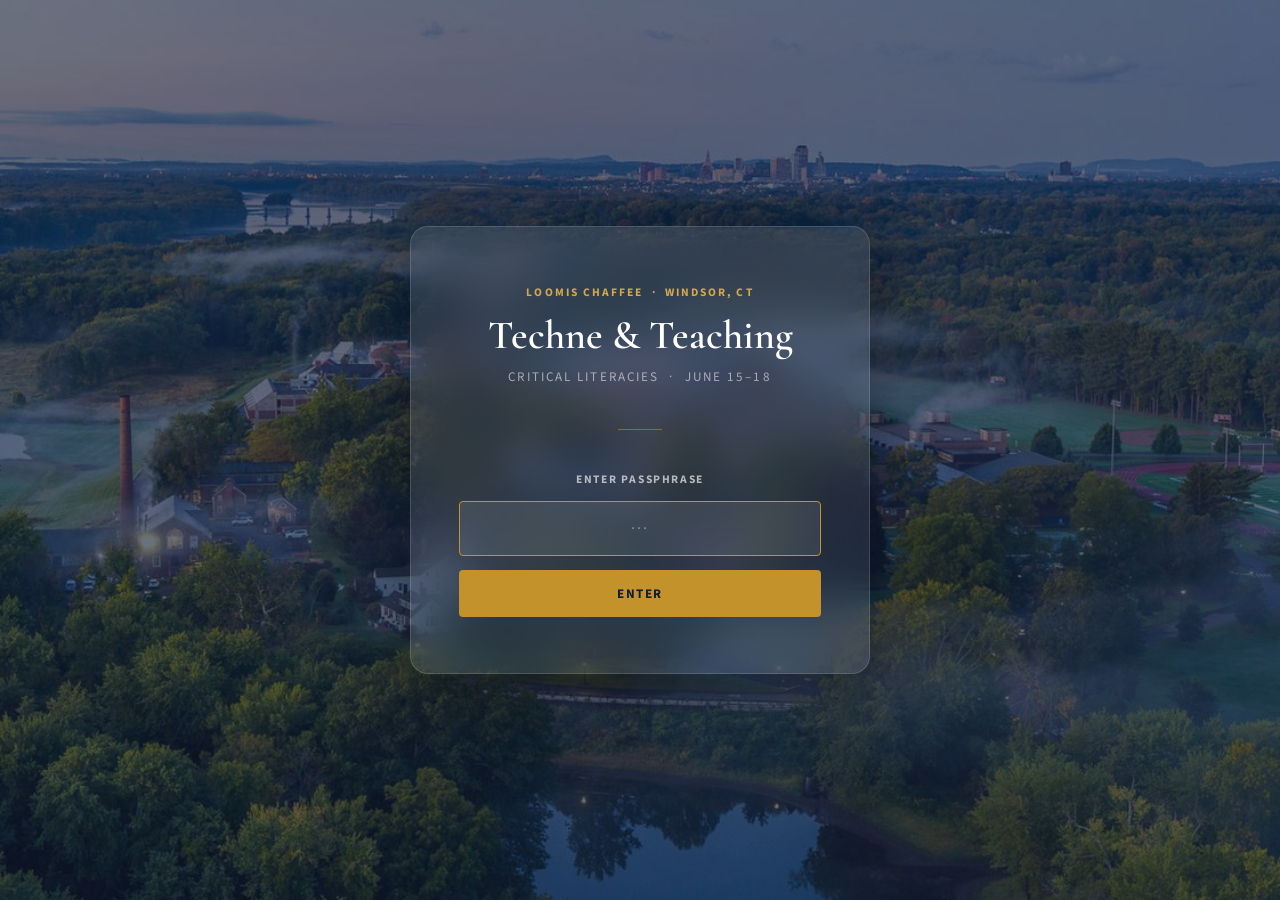
<file: index.html>
<!DOCTYPE html>
<html lang="en">
<head>
  <meta charset="UTF-8">
  <meta name="viewport" content="width=device-width, initial-scale=1.0">
  <title>Techne &amp; Teaching: Critical Literacies</title>
  <link rel="preconnect" href="https://fonts.googleapis.com">
  <link rel="preconnect" href="https://fonts.gstatic.com" crossorigin>
  <link href="https://fonts.googleapis.com/css2?family=Cormorant+Garamond:ital,wght@0,400;0,500;0,600;0,700;1,400;1,600&family=Source+Sans+3:wght@300;400;600;700&display=swap" rel="stylesheet">
  <link rel="stylesheet" href="css/style.css">
  <style>body { overflow: hidden; }</style>
</head>
<body>
  <div class="entry-page">
    <img src="aerial%20fog.jpg" alt="Loomis Chaffee campus at dawn" class="entry-bg">
    <div class="entry-overlay"></div>

    <div class="entry-card">
      <span class="eyebrow">Loomis Chaffee &nbsp;·&nbsp; Windsor, CT</span>
      <h1>Techne &amp; Teaching</h1>
      <p class="entry-subtitle">Critical Literacies &nbsp;·&nbsp; June 15–18</p>
      <div class="entry-divider"></div>

      <form id="passphrase-form" novalidate>
        <label class="passphrase-label" for="passphrase">Enter Passphrase</label>
        <input
          type="password"
          id="passphrase"
          class="passphrase-input"
          placeholder="···"
          autocomplete="current-password"
          autofocus
          spellcheck="false"
        >
        <p id="passphrase-error" class="passphrase-error">
          Incorrect passphrase — please try again.
        </p>
        <button type="submit" class="entry-btn">Enter</button>
      </form>
    </div>
  </div>

  <script>
    // Already authenticated? Skip straight to home.
    if (sessionStorage.getItem('tt_auth') === 'true') {
      window.location.replace('home.html');
    }

    var form  = document.getElementById('passphrase-form');
    var input = document.getElementById('passphrase');
    var error = document.getElementById('passphrase-error');

    form.addEventListener('submit', function (e) {
      e.preventDefault();
      if (input.value.trim().toLowerCase() === 'techne') {
        sessionStorage.setItem('tt_auth', 'true');
        window.location.replace('home.html');
      } else {
        error.classList.add('visible');
        input.value = '';
        input.focus();
      }
    });

    input.addEventListener('input', function () {
      error.classList.remove('visible');
    });
  </script>
</body>
</html>
</file>
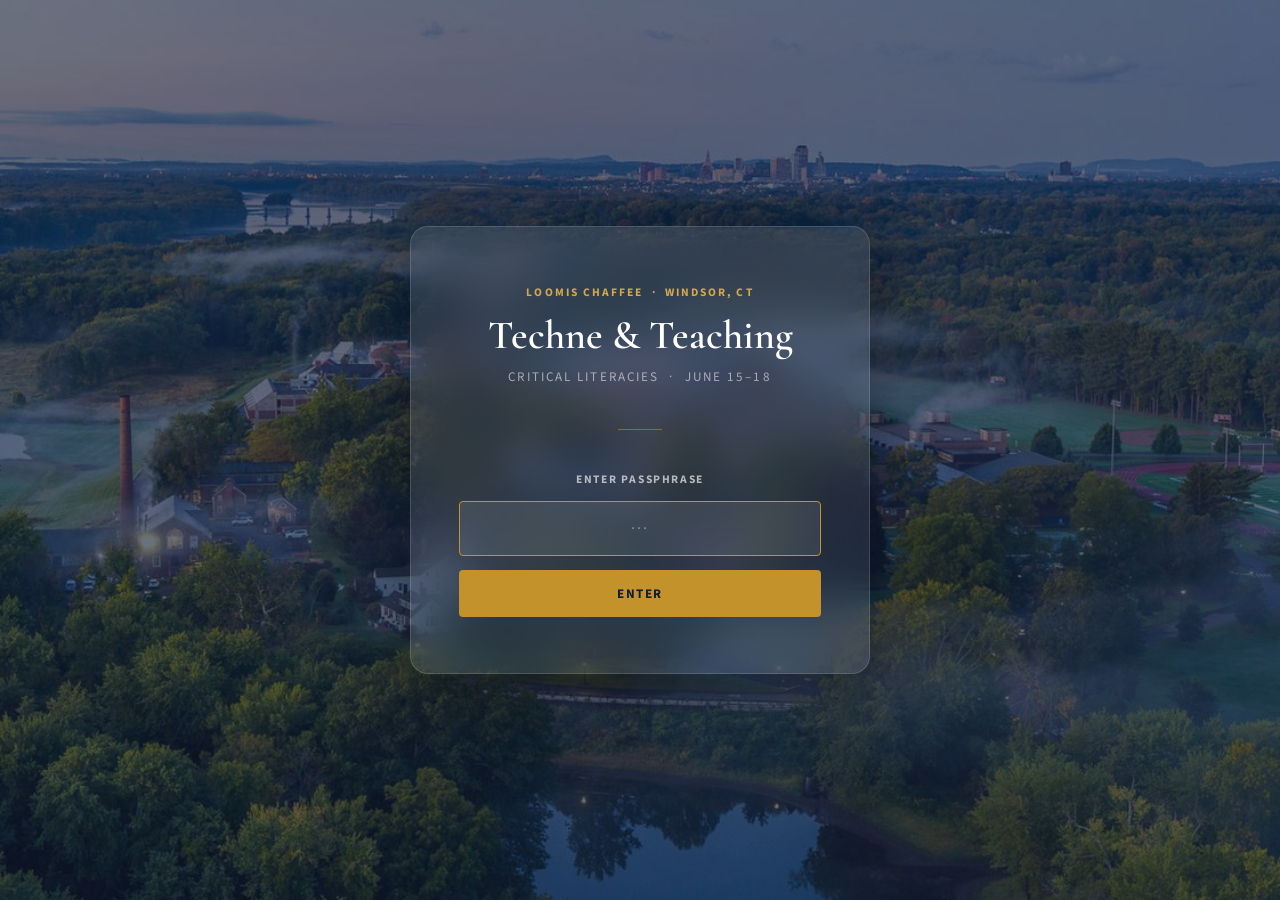
<file: campus-map.html>
<!DOCTYPE html>
<html lang="en">
<head>
  <meta charset="UTF-8">
  <meta name="viewport" content="width=device-width, initial-scale=1.0">
  <title>Campus Map | Techne &amp; Teaching: Critical Literacies</title>
  <link rel="preconnect" href="https://fonts.googleapis.com">
  <link rel="preconnect" href="https://fonts.gstatic.com" crossorigin>
  <link href="https://fonts.googleapis.com/css2?family=Cormorant+Garamond:ital,wght@0,400;0,500;0,600;0,700;1,400;1,600&family=Source+Sans+3:wght@300;400;600;700&display=swap" rel="stylesheet">
  <link rel="stylesheet" href="css/style.css">
  <style>
    .map-page-layout {
      display: grid;
      grid-template-columns: 1fr 340px;
      gap: 3.5rem;
      align-items: start;
    }
    .map-image-wrap {
      border-radius: var(--radius-lg);
      overflow: hidden;
      box-shadow: var(--shadow-lg);
      background: var(--white);
      line-height: 0;
    }
    .map-image-wrap img {
      width: 100%;
      height: auto;
      display: block;
    }
    .map-sidebar {
      position: sticky;
      top: 96px;
    }
    .map-sidebar h2 {
      font-family: var(--font-serif);
      font-size: 1.75rem;
      color: var(--navy);
      margin-bottom: 0.4rem;
    }
    .map-sidebar .eyebrow { margin-bottom: 0.5rem; }
    .map-sidebar > p {
      font-size: 0.9rem;
      color: var(--text-muted);
      line-height: 1.75;
      margin-bottom: 2rem;
    }
    .map-key { display: flex; flex-direction: column; gap: 0; }
    .map-key-item {
      display: flex;
      align-items: flex-start;
      gap: 1rem;
      padding: 1.25rem 0;
      border-bottom: 1px solid var(--cream-dark);
    }
    .map-key-item:last-child { border-bottom: none; }
    .map-key-swatch {
      width: 1.1rem;
      height: 1.1rem;
      border-radius: 3px;
      flex-shrink: 0;
      margin-top: 0.2rem;
    }
    .map-key-swatch--purple { background: #7B4FAB; }
    .map-key-swatch--yellow { background: #D4A51A; border: 1px solid rgba(0,0,0,0.12); }
    .map-key-swatch--blue   { background: #3A7DAE; }
    .map-key-label { font-size: 0.8rem; font-weight: 700; letter-spacing: 0.06em; text-transform: uppercase; color: var(--text); margin-bottom: 0.35rem; }
    .map-key-places { list-style: none; padding: 0; margin: 0; display: flex; flex-direction: column; gap: 0.2rem; }
    .map-key-places li { font-size: 0.86rem; color: var(--text-muted); line-height: 1.5; }
    .map-key-note {
      font-size: 0.8rem;
      color: var(--text-muted);
      font-style: italic;
      margin-top: 0.4rem;
      line-height: 1.55;
    }
    @media (max-width: 900px) {
      .map-page-layout {
        grid-template-columns: 1fr;
        gap: 2.5rem;
      }
      .map-sidebar { position: static; }
    }
  </style>
</head>
<body>

  <!-- Navigation -->
  <nav class="site-nav">
    <a href="home.html" class="nav-brand">Techne <span>&amp;</span> Teaching</a>
    <button class="nav-toggle" aria-label="Toggle menu">
      <span></span><span></span><span></span>
    </button>
    <ul class="nav-links">
      <li><a href="home.html">Home</a></li>
      <li><a href="schedule.html">Schedule</a></li>
      <li><a href="resources.html">Resources</a></li>
      <li><a href="campus-map.html" class="active">Campus Map</a></li>
      <li><a href="while-youre-here.html">While You're Here</a></li>
    </ul>
  </nav>

  <!-- Page Header -->
  <div class="page-header">
    <img src="aerial%20fog.jpg" alt="Loomis Chaffee campus from above">
    <div class="page-header-overlay"></div>
    <div class="page-header-content">
      <span class="eyebrow">Loomis Chaffee, Windsor CT</span>
      <h1>Campus Map</h1>
    </div>
  </div>

  <!-- Map Content -->
  <section class="section section--cream">
    <div class="container">
      <div class="map-page-layout">

        <!-- Map Image -->
        <div class="map-image-wrap">
          <img src="campus-map.jpg" alt="Loomis Chaffee campus map with highlighted session locations, parking, and dining areas">
        </div>

        <!-- Sidebar Legend -->
        <aside class="map-sidebar">
          <span class="eyebrow">Color Key</span>
          <h2>Finding Your Way</h2>
          <p>
            Three highlights on the map mark everything you need for the symposium — where to go, where to park, and where to eat and relax.
          </p>

          <div class="map-key">

            <div class="map-key-item">
              <span class="map-key-swatch map-key-swatch--purple"></span>
              <div>
                <p class="map-key-label">Session Locations</p>
                <ul class="map-key-places">
                  <li>Founder's Lounge</li>
                  <li>The Writing Studio</li>
                  <li>Chaffee Hall 101</li>
                </ul>
              </div>
            </div>

            <div class="map-key-item">
              <span class="map-key-swatch map-key-swatch--yellow"></span>
              <div>
                <p class="map-key-label">Parking &amp; Arrival</p>
                <ul class="map-key-places">
                  <li>Visitor parking area</li>
                </ul>
                <p class="map-key-note">A dotted red line shows the walking path from the parking area to the morning session entrance.</p>
              </div>
            </div>

            <div class="map-key-item">
              <span class="map-key-swatch map-key-swatch--blue"></span>
              <div>
                <p class="map-key-label">Dining &amp; Recreation</p>
                <ul class="map-key-places">
                  <li>Lunch dining hall</li>
                  <li>The SNUG — lounge &amp; World Cup viewing</li>
                  <li>NEO Theatre — film screening venue</li>
                  <li>The Loop — campus walking path</li>
                </ul>
              </div>
            </div>

          </div>
        </aside>

      </div>
    </div>
  </section>

  <!-- Footer -->
  <footer class="site-footer">
    <h4>Techne &amp; Teaching: Critical Literacies</h4>
    <p>June 15–18, 2025 &nbsp;·&nbsp; Loomis Chaffee, Windsor, Connecticut</p>
    <div class="footer-divider"></div>
    <p>For questions, please contact the organizing team.</p>
  </footer>

  <script src="js/auth.js"></script>
  <script src="js/nav.js"></script>
</body>
</html>
</file>
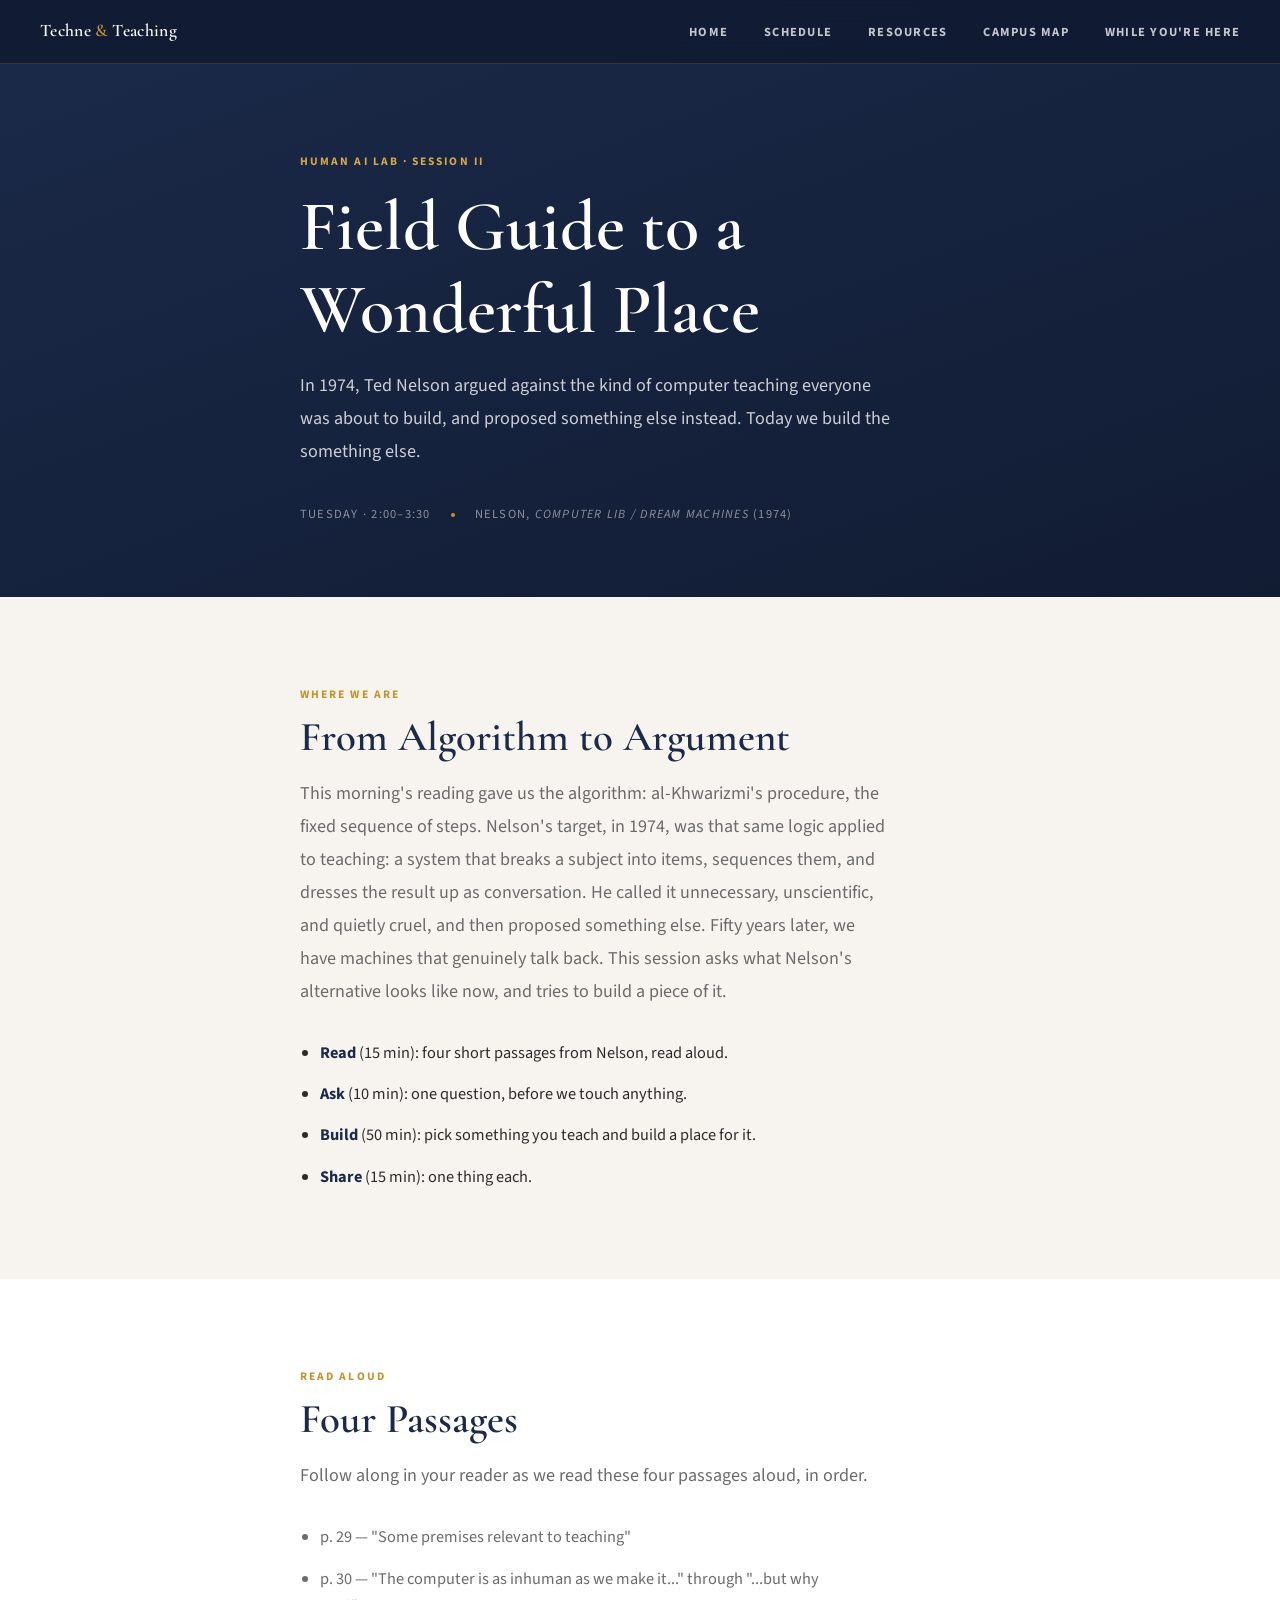
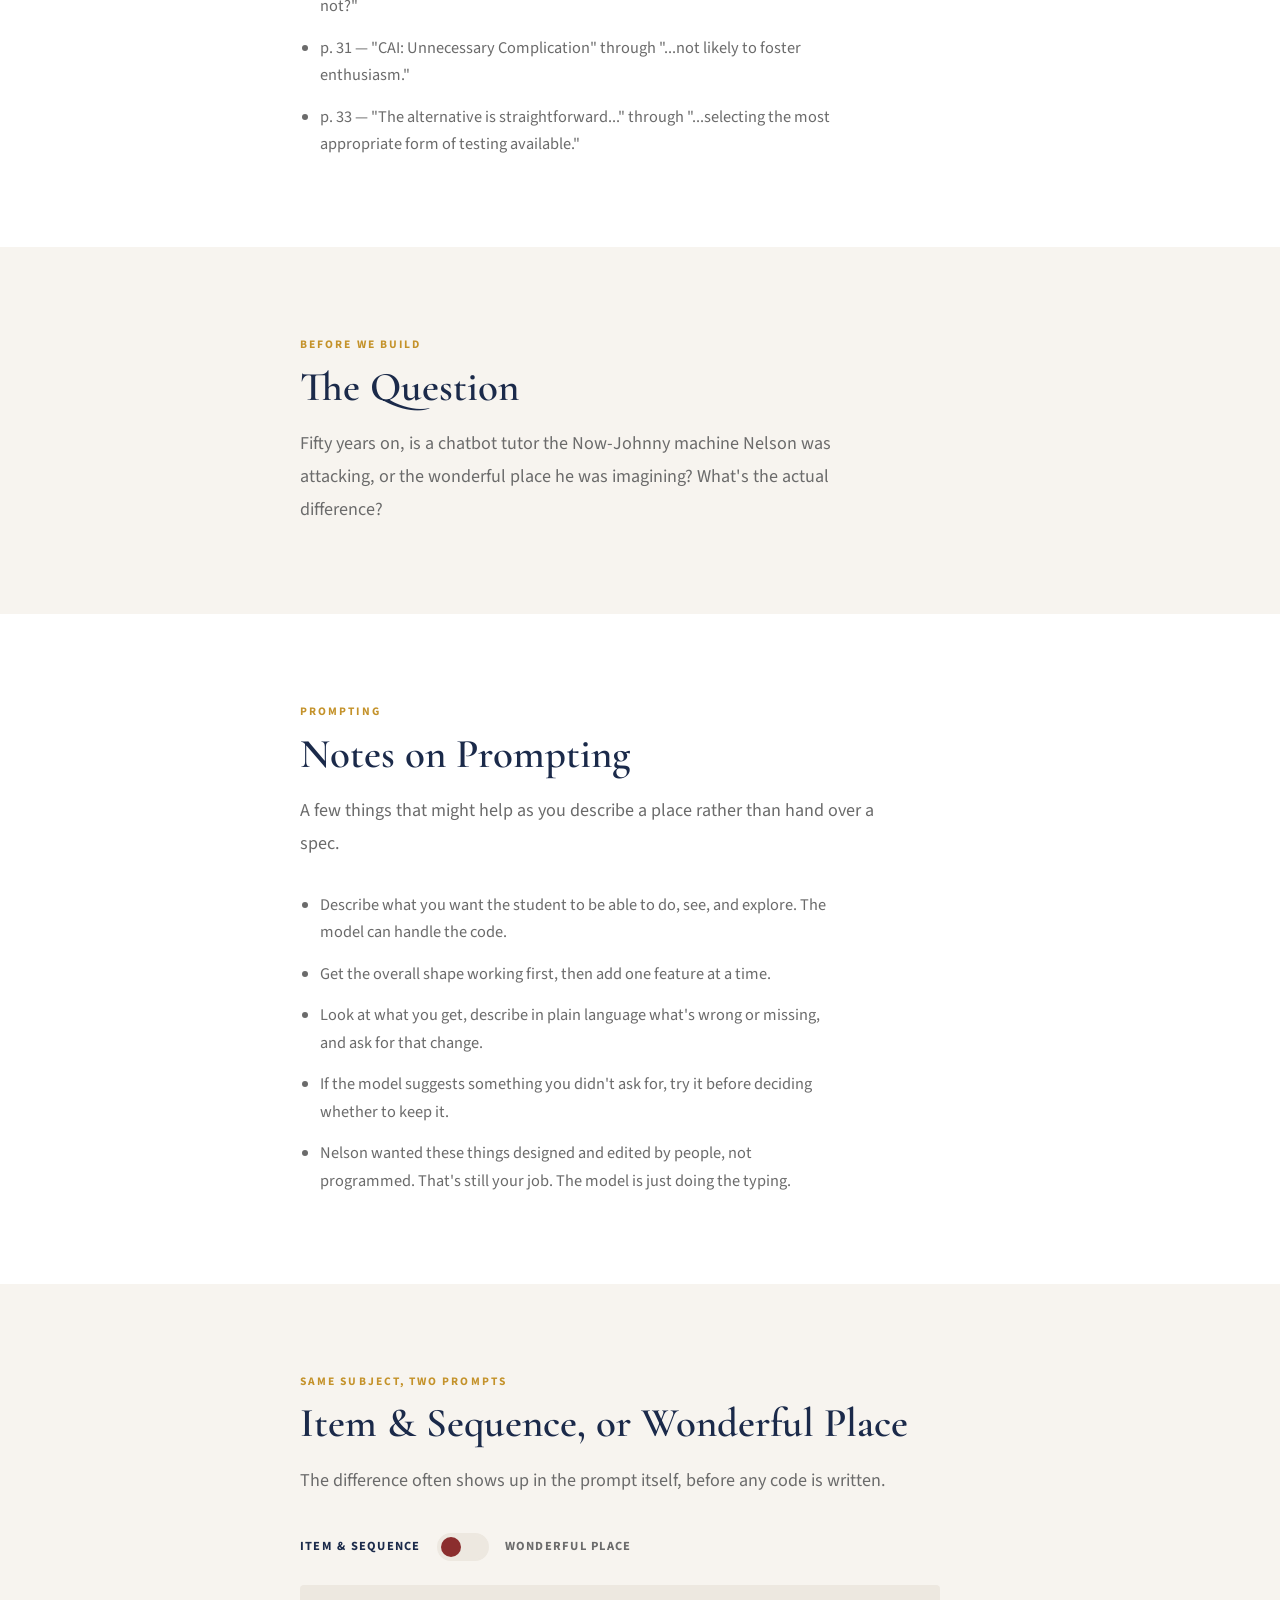
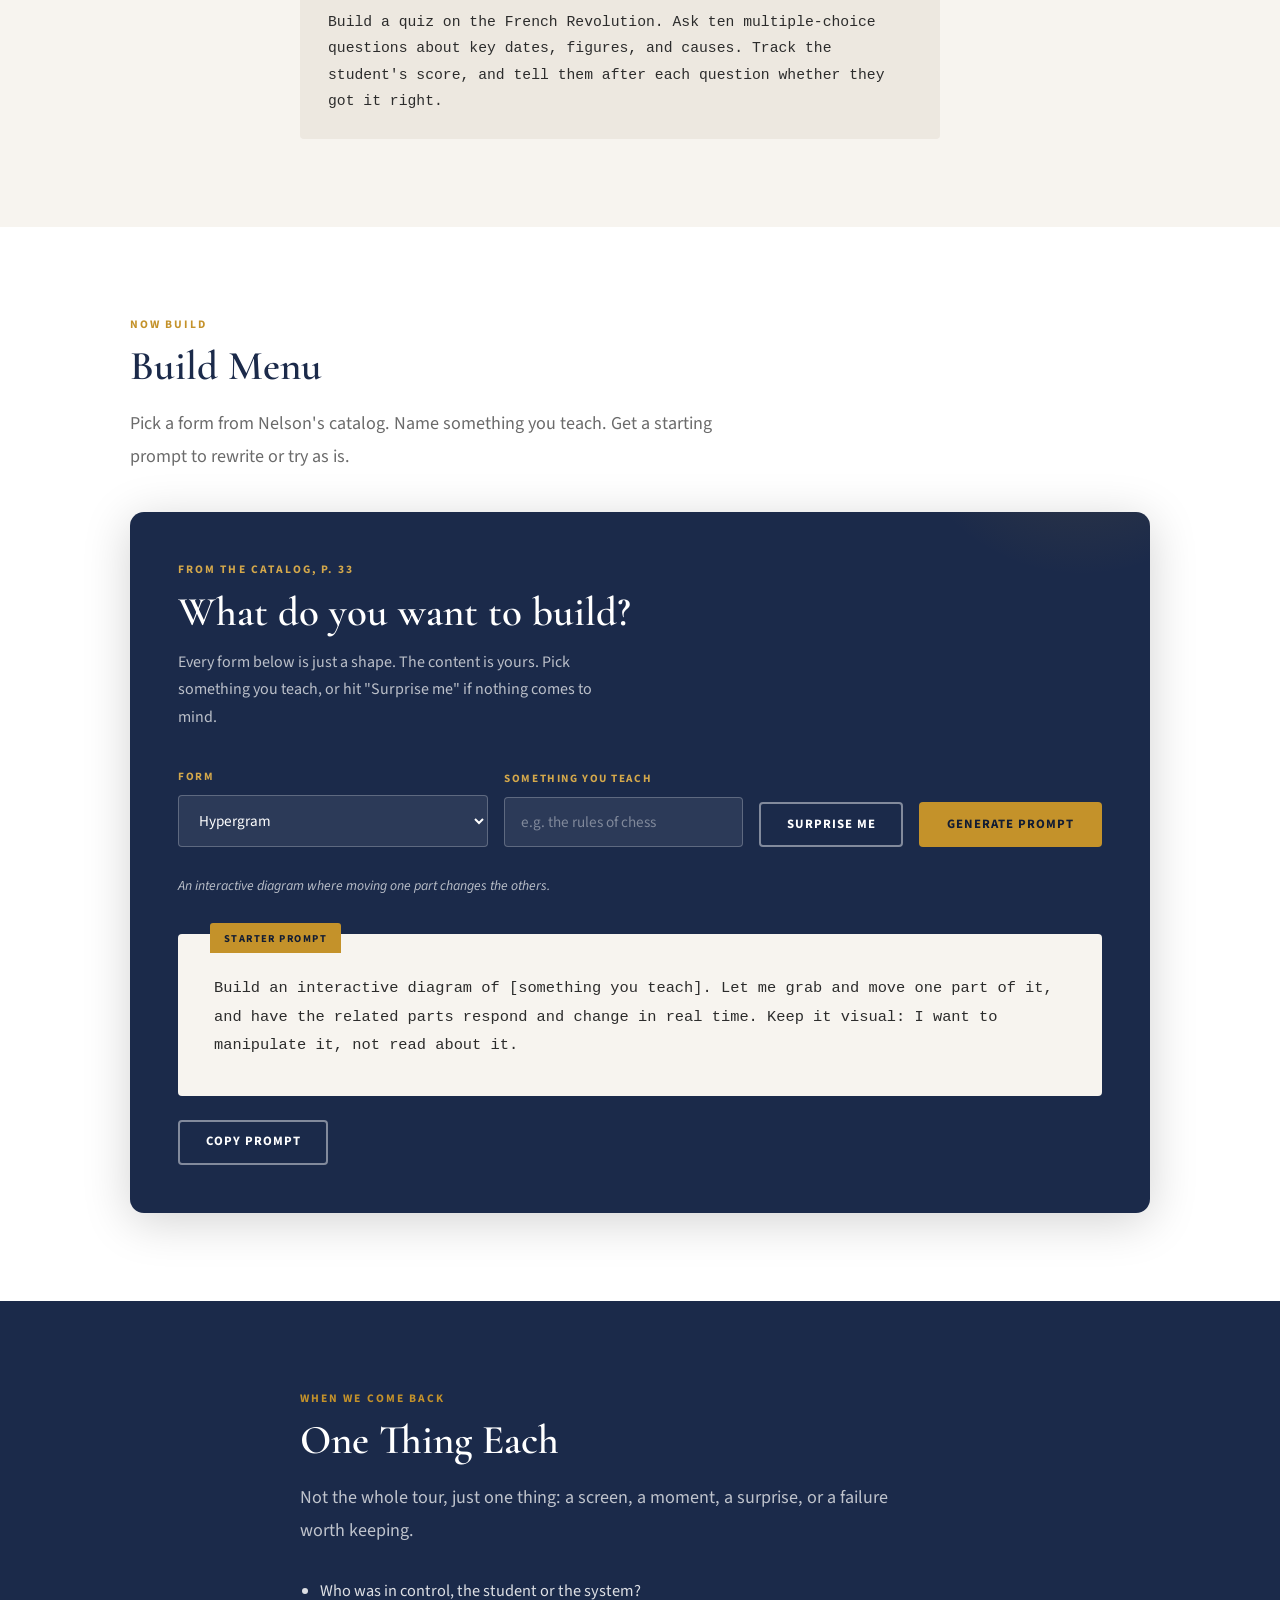
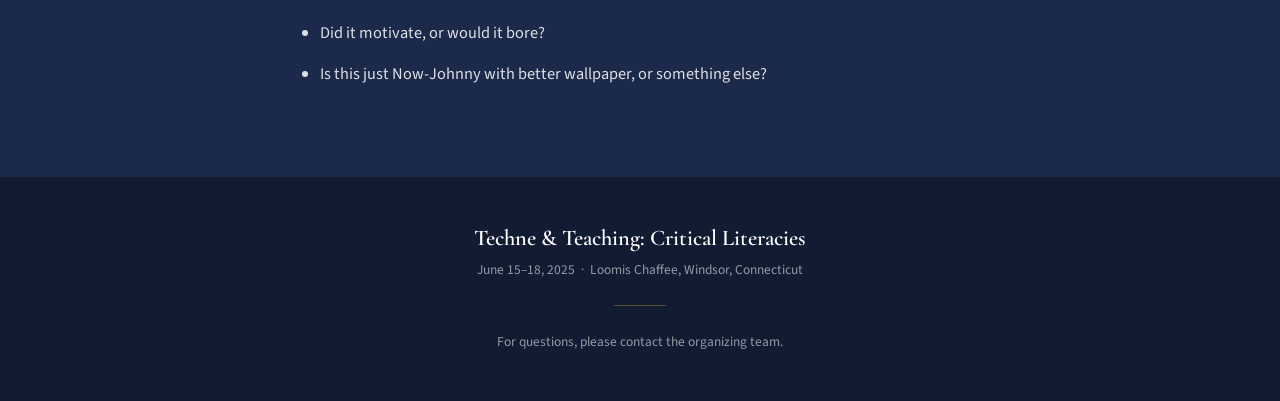
<file: field-guide-wonderful-place.html>
<!DOCTYPE html>
<html lang="en">
<head>
  <meta charset="UTF-8">
  <meta name="viewport" content="width=device-width, initial-scale=1.0">
  <title>Field Guide to a Wonderful Place | Techne &amp; Teaching: Critical Literacies</title>
  <link rel="preconnect" href="https://fonts.googleapis.com">
  <link rel="preconnect" href="https://fonts.gstatic.com" crossorigin>
  <link href="https://fonts.googleapis.com/css2?family=Cormorant+Garamond:ital,wght@0,400;0,500;0,600;0,700;1,400;1,600&family=Source+Sans+3:wght@300;400;600;700&display=swap" rel="stylesheet">
  <style>
    :root {
      --navy:        #1B2A4A;
      --navy-dark:   #111C33;
      --navy-light:  #2C3E6A;
      --burgundy:    #8B2E2E;
      --green:       #3D6B4F;
      --gold:        #C4922A;
      --gold-light:  #D4A84B;
      --cream:       #F7F4EF;
      --cream-dark:  #EDE8E0;
      --white:       #FFFFFF;
      --text:        #2C2C2C;
      --text-muted:  #6B6B6B;

      --font-serif: 'Cormorant Garamond', Georgia, serif;
      --font-sans:  'Source Sans 3', 'Helvetica Neue', Arial, sans-serif;
      --font-mono:  ui-monospace, SFMono-Regular, Menlo, Consolas, 'Courier New', monospace;

      --radius:    4px;
      --radius-lg: 14px;
      --shadow:    0 4px 24px rgba(0,0,0,0.10);
      --shadow-lg: 0 8px 48px rgba(0,0,0,0.18);
      --transition: all 0.28s ease;
    }

    *, *::before, *::after { box-sizing: border-box; margin: 0; padding: 0; }
    html { scroll-behavior: smooth; }
    body {
      font-family: var(--font-sans);
      background: var(--cream);
      color: var(--text);
      line-height: 1.72;
      font-size: 16px;
    }
    img { max-width: 100%; height: auto; display: block; }
    a { color: inherit; text-decoration: none; transition: color 0.2s; }
    :focus-visible { outline: 2px solid var(--gold); outline-offset: 3px; }

    h1, h2, h3, h4, h5 {
      font-family: var(--font-serif);
      line-height: 1.18;
      font-weight: 600;
    }
    h1 { font-size: clamp(2.4rem, 5.5vw, 4.5rem); }
    h2 { font-size: clamp(1.8rem, 3.2vw, 3rem); }
    h3 { font-size: clamp(1.25rem, 2vw, 1.85rem); }

    .eyebrow {
      display: block;
      font-family: var(--font-sans);
      font-size: 0.72rem;
      font-weight: 700;
      letter-spacing: 0.18em;
      text-transform: uppercase;
      color: var(--gold);
    }

    .lead {
      font-size: 1.13rem;
      line-height: 1.82;
      color: var(--text-muted);
      max-width: 66ch;
    }

    /* Nav */
    .site-nav {
      position: fixed;
      top: 0; left: 0; right: 0;
      z-index: 200;
      height: 64px;
      background: rgba(17, 28, 51, 0.96);
      backdrop-filter: blur(12px);
      -webkit-backdrop-filter: blur(12px);
      border-bottom: 1px solid rgba(196, 146, 42, 0.22);
      display: flex;
      align-items: center;
      justify-content: space-between;
      padding: 0 2.5rem;
    }
    .nav-brand {
      font-family: var(--font-serif);
      font-size: 1.1rem;
      font-weight: 600;
      color: var(--white);
      letter-spacing: 0.02em;
      white-space: nowrap;
    }
    .nav-brand span { color: var(--gold); }
    .nav-links {
      display: flex;
      gap: 2.25rem;
      list-style: none;
    }
    .nav-links a {
      font-size: 0.78rem;
      font-weight: 700;
      letter-spacing: 0.1em;
      text-transform: uppercase;
      color: rgba(255,255,255,0.75);
      padding-bottom: 2px;
      border-bottom: 2px solid transparent;
      transition: var(--transition);
    }
    .nav-links a:hover,
    .nav-links a.active { color: var(--gold); border-bottom-color: var(--gold); }
    .nav-toggle {
      display: none;
      flex-direction: column;
      gap: 5px;
      cursor: pointer;
      padding: 6px 4px;
      background: none;
      border: none;
    }
    .nav-toggle span {
      display: block;
      width: 24px; height: 2px;
      background: var(--white);
      transition: var(--transition);
      border-radius: 2px;
    }

    /* Sections */
    .section { padding: 5.5rem 0; }
    .section--cream { background: var(--cream); }
    .section--white { background: var(--white); }
    .section--navy  { background: var(--navy); color: var(--white); }

    .container {
      max-width: 1100px;
      margin: 0 auto;
      padding: 0 2.5rem;
    }
    .container--narrow {
      max-width: 760px;
      margin: 0 auto;
      padding: 0 2.5rem;
    }

    .section-header { margin-bottom: 0; }
    .section-header h2 { margin-top: 0.5rem; color: var(--navy); }
    .section--navy .section-header h2 { color: var(--white); }

    /* Buttons */
    .btn {
      display: inline-flex;
      align-items: center;
      gap: 0.5rem;
      padding: 0.8rem 1.6rem;
      border-radius: var(--radius);
      font-family: var(--font-sans);
      font-size: 0.8rem;
      font-weight: 700;
      letter-spacing: 0.08em;
      text-transform: uppercase;
      line-height: 1.2;
      transition: var(--transition);
      cursor: pointer;
      border: 2px solid transparent;
    }
    .btn--gold { background: var(--gold); color: var(--navy-dark); }
    .btn--gold:hover { background: var(--gold-light); }
    .btn--outline-light {
      background: transparent;
      border-color: rgba(255,255,255,0.45);
      color: var(--white);
    }
    .btn--outline-light:hover { background: rgba(255,255,255,0.12); color: var(--white); }

    /* Footer */
    .site-footer {
      background: var(--navy-dark);
      color: rgba(255,255,255,0.55);
      padding: 3rem 2.5rem;
      text-align: center;
    }
    .site-footer h4 {
      font-family: var(--font-serif);
      font-size: 1.4rem;
      color: var(--white);
      margin-bottom: 0.4rem;
    }
    .site-footer p { font-size: 0.84rem; }
    .footer-divider {
      width: 52px; height: 1px;
      background: var(--gold);
      opacity: 0.4;
      margin: 1.5rem auto;
    }

    /* Header */
    .lab-header {
      background: linear-gradient(160deg, var(--navy) 0%, var(--navy-dark) 100%);
      color: var(--white);
      padding: 9.5rem 0 4.5rem;
    }
    .lab-header .eyebrow { color: var(--gold-light); margin-bottom: 0.85rem; }
    .lab-header h1 { margin-bottom: 1.1rem; max-width: 16ch; }
    .lab-meta {
      margin-top: 2.25rem;
      display: flex;
      flex-wrap: wrap;
      gap: 0.6rem 1.25rem;
      align-items: center;
      font-size: 0.78rem;
      letter-spacing: 0.1em;
      text-transform: uppercase;
      color: rgba(255,255,255,0.5);
    }
    .lab-meta .dot {
      width: 4px; height: 4px; border-radius: 50%;
      background: var(--gold);
      display: inline-block;
    }

    /* Plain lists */
    .plain-list {
      margin-top: 2rem;
      padding-left: 1.25rem;
      display: flex;
      flex-direction: column;
      gap: 0.85rem;
    }
    .plain-list li { font-size: 1.02rem; color: var(--text); line-height: 1.7; max-width: 64ch; }
    .plain-list strong { color: var(--navy); }
    .plain-list--muted li { color: var(--text-muted); }
    .plain-list--light li { color: rgba(255,255,255,0.85); }

    /* Two philosophies */
    .philosophy { max-width: 640px; margin-top: 2.25rem; }
    .philosophy-switch {
      display: flex;
      align-items: center;
      gap: 1rem;
      margin-bottom: 1.5rem;
    }
    .philosophy-switch .ph-label {
      font-size: 0.78rem; font-weight: 700; letter-spacing: 0.1em;
      text-transform: uppercase; color: var(--text-muted);
      transition: color 0.25s ease;
    }
    .philosophy-switch .ph-label.is-active { color: var(--navy); }
    .ph-toggle {
      position: relative;
      width: 52px; height: 28px;
      background: var(--cream-dark);
      border: 2px solid var(--cream-dark);
      border-radius: 999px;
      cursor: pointer;
      flex-shrink: 0;
    }
    .ph-toggle .ph-knob {
      position: absolute; top: 2px; left: 2px;
      width: 20px; height: 20px; border-radius: 50%;
      background: var(--burgundy);
      transition: transform 0.25s ease, background 0.25s ease;
    }
    .ph-toggle.is-wonderful .ph-knob {
      transform: translateX(22px);
      background: var(--gold);
    }
    .prompt-box {
      font-family: var(--font-mono);
      font-size: 0.92rem;
      line-height: 1.8;
      background: var(--cream-dark);
      border-radius: var(--radius);
      padding: 1.5rem 1.75rem;
    }

    /* Build menu */
    .build-card {
      margin-top: 2.5rem;
      background: var(--navy);
      color: var(--white);
      border-radius: var(--radius-lg);
      padding: 3rem;
      box-shadow: var(--shadow-lg);
      position: relative;
      overflow: hidden;
    }
    .build-card::before {
      content: "";
      position: absolute;
      top: -45%; right: -12%;
      width: 380px; height: 380px;
      border-radius: 50%;
      background: radial-gradient(circle, rgba(196,146,42,0.18), transparent 70%);
      pointer-events: none;
    }
    .build-card .build-kicker { color: var(--gold-light); margin-bottom: 0.5rem; }
    .build-card h2 { color: var(--white); margin-bottom: 0.75rem; }
    .build-card > p {
      color: rgba(255,255,255,0.7);
      max-width: 56ch;
      margin-bottom: 2.25rem;
      position: relative; z-index: 1;
    }
    .build-form {
      display: grid;
      grid-template-columns: 1.3fr 1fr auto auto;
      gap: 1rem;
      align-items: end;
      margin-bottom: 1.75rem;
      position: relative; z-index: 1;
    }
    .build-field label {
      display: block;
      font-size: 0.7rem; font-weight: 700; letter-spacing: 0.14em;
      text-transform: uppercase; color: var(--gold-light);
      margin-bottom: 0.55rem;
    }
    .build-field select, .build-field input {
      width: 100%;
      padding: 0.8rem 1rem;
      background: rgba(255,255,255,0.08);
      border: 1px solid rgba(255,255,255,0.24);
      border-radius: var(--radius);
      color: var(--white);
      font-family: var(--font-sans);
      font-size: 0.95rem;
    }
    .build-field select option { color: var(--text); }
    .build-field input::placeholder { color: rgba(255,255,255,0.4); }
    .build-field select:focus, .build-field input:focus {
      outline: 2px solid var(--gold); outline-offset: 2px;
    }
    .build-gloss {
      font-size: 0.86rem; font-style: italic;
      color: rgba(255,255,255,0.6);
      margin-bottom: 1.75rem; min-height: 1.4em;
      position: relative; z-index: 1;
    }
    .build-output {
      background: var(--cream);
      color: var(--text);
      border-radius: var(--radius);
      padding: 2.25rem; padding-top: 2.5rem;
      font-family: var(--font-mono);
      font-size: 0.96rem; line-height: 1.85;
      position: relative; z-index: 1;
      min-height: 120px;
    }
    .build-output .index-tab {
      position: absolute; top: -11px; left: 2rem;
      background: var(--gold);
      color: var(--navy-dark);
      font-family: var(--font-sans);
      font-size: 0.66rem; font-weight: 700; letter-spacing: 0.14em;
      text-transform: uppercase;
      padding: 0.32rem 0.85rem;
      border-radius: 3px 3px 0 0;
    }
    .build-output-text { white-space: pre-wrap; }
    .build-actions {
      display: flex; gap: 0.75rem;
      margin-top: 1.5rem; flex-wrap: wrap;
      position: relative; z-index: 1;
    }
    .copy-feedback {
      font-size: 0.78rem; letter-spacing: 0.08em; text-transform: uppercase;
      color: var(--gold-light); align-self: center;
      opacity: 0; transition: opacity 0.25s ease;
    }
    .copy-feedback.is-visible { opacity: 1; }

    /* Reveal */
    .reveal {
      opacity: 0; transform: translateY(14px);
      transition: opacity 0.6s ease, transform 0.6s ease;
    }
    .reveal.is-in { opacity: 1; transform: translateY(0); }
    @media (prefers-reduced-motion: reduce) {
      .reveal { transition: none; opacity: 1; transform: none; }
    }

    /* Responsive */
    @media (max-width: 860px) {
      .build-form { grid-template-columns: 1fr 1fr; }
    }
    @media (max-width: 768px) {
      .nav-links {
        display: none;
        position: absolute;
        top: 64px; left: 0; right: 0;
        background: var(--navy-dark);
        flex-direction: column;
        padding: 0.75rem 2rem 1.5rem;
        gap: 0;
        border-top: 1px solid rgba(255,255,255,0.08);
      }
      .nav-links.open { display: flex; }
      .nav-links li { border-bottom: 1px solid rgba(255,255,255,0.06); }
      .nav-links a { display: block; padding: 0.85rem 0; border-bottom: none; }
      .nav-toggle { display: flex; }
      .section { padding: 3.5rem 0; }
      .lab-header { padding: 7.5rem 0 3.5rem; }
    }
    @media (max-width: 560px) {
      .build-card { padding: 2rem; }
      .build-form { grid-template-columns: 1fr; }
    }
  </style>
</head>
<body>

  <nav class="site-nav">
    <a href="home.html" class="nav-brand">Techne <span>&amp;</span> Teaching</a>
    <button class="nav-toggle" aria-label="Toggle menu" id="navToggle">
      <span></span><span></span><span></span>
    </button>
    <ul class="nav-links" id="navLinks">
      <li><a href="home.html">Home</a></li>
      <li><a href="schedule.html">Schedule</a></li>
      <li><a href="resources.html">Resources</a></li>
      <li><a href="campus-map.html">Campus Map</a></li>
      <li><a href="while-youre-here.html">While You're Here</a></li>
    </ul>
  </nav>

  <header class="lab-header">
    <div class="container--narrow">
      <span class="eyebrow">Human AI Lab &middot; Session II</span>
      <h1>Field Guide to a Wonderful Place</h1>
      <p class="lead" style="color: rgba(255,255,255,0.78);">In 1974, Ted Nelson argued against the kind of computer teaching everyone was about to build, and proposed something else instead. Today we build the something else.</p>
      <div class="lab-meta">
        <span>Tuesday &middot; 2:00&ndash;3:30</span>
        <span class="dot"></span>
        <span>Nelson, <em style="font-style:italic;">Computer Lib / Dream Machines</em> (1974)</span>
      </div>
    </div>
  </header>

  <!-- Where We Are -->
  <section class="section section--cream">
    <div class="container--narrow">
      <div class="section-header reveal">
        <span class="eyebrow">Where We Are</span>
        <h2>From Algorithm to Argument</h2>
        <p class="lead" style="margin-top:1rem;">This morning's reading gave us the algorithm: al-Khwarizmi's procedure, the fixed sequence of steps. Nelson's target, in 1974, was that same logic applied to teaching: a system that breaks a subject into items, sequences them, and dresses the result up as conversation. He called it unnecessary, unscientific, and quietly cruel, and then proposed something else. Fifty years later, we have machines that genuinely talk back. This session asks what Nelson's alternative looks like now, and tries to build a piece of it.</p>
      </div>
      <ul class="plain-list reveal">
        <li><strong>Read</strong> (15 min): four short passages from Nelson, read aloud.</li>
        <li><strong>Ask</strong> (10 min): one question, before we touch anything.</li>
        <li><strong>Build</strong> (50 min): pick something you teach and build a place for it.</li>
        <li><strong>Share</strong> (15 min): one thing each.</li>
      </ul>
    </div>
  </section>

  <!-- Four Passages -->
  <section class="section section--white">
    <div class="container--narrow">
      <div class="section-header reveal">
        <span class="eyebrow">Read Aloud</span>
        <h2>Four Passages</h2>
        <p class="lead" style="margin-top:1rem;">Follow along in your reader as we read these four passages aloud, in order.</p>
      </div>
      <ul class="plain-list plain-list--muted reveal">
        <li>p. 29 &mdash; "Some premises relevant to teaching"</li>
        <li>p. 30 &mdash; "The computer is as inhuman as we make it..." through "...but why not?"</li>
        <li>p. 31 &mdash; "CAI: Unnecessary Complication" through "...not likely to foster enthusiasm."</li>
        <li>p. 33 &mdash; "The alternative is straightforward..." through "...selecting the most appropriate form of testing available."</li>
      </ul>
    </div>
  </section>

  <!-- The Question -->
  <section class="section section--cream">
    <div class="container--narrow">
      <div class="section-header reveal">
        <span class="eyebrow">Before We Build</span>
        <h2>The Question</h2>
        <p class="lead" style="margin-top:1rem;">Fifty years on, is a chatbot tutor the Now-Johnny machine Nelson was attacking, or the wonderful place he was imagining? What's the actual difference?</p>
      </div>
    </div>
  </section>

  <!-- Notes on Prompting -->
  <section class="section section--white">
    <div class="container--narrow">
      <div class="section-header reveal">
        <span class="eyebrow">Prompting</span>
        <h2>Notes on Prompting</h2>
        <p class="lead" style="margin-top:1rem;">A few things that might help as you describe a place rather than hand over a spec.</p>
      </div>
      <ul class="plain-list plain-list--muted reveal">
        <li>Describe what you want the student to be able to do, see, and explore. The model can handle the code.</li>
        <li>Get the overall shape working first, then add one feature at a time.</li>
        <li>Look at what you get, describe in plain language what's wrong or missing, and ask for that change.</li>
        <li>If the model suggests something you didn't ask for, try it before deciding whether to keep it.</li>
        <li>Nelson wanted these things designed and edited by people, not programmed. That's still your job. The model is just doing the typing.</li>
      </ul>
    </div>
  </section>

  <!-- Two Philosophies -->
  <section class="section section--cream">
    <div class="container--narrow">
      <div class="section-header reveal">
        <span class="eyebrow">Same Subject, Two Prompts</span>
        <h2>Item &amp; Sequence, or Wonderful Place</h2>
        <p class="lead" style="margin-top:1rem;">The difference often shows up in the prompt itself, before any code is written.</p>
      </div>
      <div class="philosophy reveal">
        <div class="philosophy-switch">
          <span class="ph-label is-active" id="phLabelLeft">Item &amp; Sequence</span>
          <button class="ph-toggle" id="phToggle" role="switch" aria-checked="false" aria-label="Toggle between prompts">
            <span class="ph-knob"></span>
          </button>
          <span class="ph-label" id="phLabelRight">Wonderful Place</span>
        </div>
        <div class="prompt-box" id="promptBox">Build a quiz on the French Revolution. Ask ten multiple-choice questions about key dates, figures, and causes. Track the student's score, and tell them after each question whether they got it right.</div>
      </div>
    </div>
  </section>

  <!-- Build Menu -->
  <section class="section section--white">
    <div class="container">
      <div class="section-header reveal">
        <span class="eyebrow">Now Build</span>
        <h2>Build Menu</h2>
        <p class="lead" style="margin-top:1rem;">Pick a form from Nelson's catalog. Name something you teach. Get a starting prompt to rewrite or try as is.</p>
      </div>
      <div class="build-card reveal">
        <span class="eyebrow build-kicker">From the Catalog, p. 33</span>
        <h2>What do you want to build?</h2>
        <p>Every form below is just a shape. The content is yours. Pick something you teach, or hit "Surprise me" if nothing comes to mind.</p>
        <div class="build-form">
          <div class="build-field">
            <label for="buildForm">Form</label>
            <select id="buildForm">
              <option value="hypergram">Hypergram</option>
              <option value="stretchtext">Stretchtext</option>
              <option value="hypermap">Hypermap</option>
              <option value="queriable">Queriable Illustration</option>
              <option value="dissection">Dissection Screen</option>
              <option value="hypercomic">Hyper-Comic</option>
              <option value="wonderful">Open Wonderful Place</option>
            </select>
          </div>
          <div class="build-field">
            <label for="buildTopic">Something you teach</label>
            <input type="text" id="buildTopic" placeholder="e.g. the rules of chess">
          </div>
          <div class="build-field">
            <label>&nbsp;</label>
            <button class="btn btn--outline-light" id="surpriseBtn" type="button">Surprise me</button>
          </div>
          <div class="build-field">
            <label>&nbsp;</label>
            <button class="btn btn--gold" id="generateBtn" type="button">Generate prompt</button>
          </div>
        </div>
        <p class="build-gloss" id="buildGloss">An interactive diagram where moving one part changes the others.</p>
        <div class="build-output">
          <span class="index-tab">Starter Prompt</span>
          <p class="build-output-text" id="buildOutput">Build an interactive diagram of [something you teach]. Let me grab and move one part of it, and have the related parts respond and change in real time. Keep it visual: I want to manipulate it, not read about it.</p>
        </div>
        <div class="build-actions">
          <button class="btn btn--outline-light" id="copyBtn" type="button">Copy prompt</button>
          <span class="copy-feedback" id="copyFeedback">Copied</span>
        </div>
      </div>
    </div>
  </section>

  <!-- Share -->
  <section class="section section--navy">
    <div class="container--narrow">
      <div class="section-header reveal">
        <span class="eyebrow">When We Come Back</span>
        <h2>One Thing Each</h2>
        <p class="lead" style="margin-top:1rem; color: rgba(255,255,255,0.72);">Not the whole tour, just one thing: a screen, a moment, a surprise, or a failure worth keeping.</p>
      </div>
      <ul class="plain-list plain-list--light reveal">
        <li>Who was in control, the student or the system?</li>
        <li>Did it motivate, or would it bore?</li>
        <li>Is this just Now-Johnny with better wallpaper, or something else?</li>
      </ul>
    </div>
  </section>

  <footer class="site-footer">
    <h4>Techne &amp; Teaching: Critical Literacies</h4>
    <p>June 15&ndash;18, 2025 &nbsp;&middot;&nbsp; Loomis Chaffee, Windsor, Connecticut</p>
    <div class="footer-divider"></div>
    <p>For questions, please contact the organizing team.</p>
  </footer>

  <script>
    // Nav
    document.getElementById('navToggle').addEventListener('click', function () {
      document.getElementById('navLinks').classList.toggle('open');
    });

    // Reveal
    var revealEls = document.querySelectorAll('.reveal');
    if ('IntersectionObserver' in window) {
      var obs = new IntersectionObserver(function (entries) {
        entries.forEach(function (e) {
          if (e.isIntersecting) { e.target.classList.add('is-in'); obs.unobserve(e.target); }
        });
      }, { threshold: 0.15 });
      revealEls.forEach(function (el) { obs.observe(el); });
    } else {
      revealEls.forEach(function (el) { el.classList.add('is-in'); });
    }

    // Toggle
    var phToggle = document.getElementById('phToggle');
    var phLabelLeft = document.getElementById('phLabelLeft');
    var phLabelRight = document.getElementById('phLabelRight');
    var promptBox = document.getElementById('promptBox');
    var prompts = {
      sequence: "Build a quiz on the French Revolution. Ask ten multiple-choice questions about key dates, figures, and causes. Track the student's score, and tell them after each question whether they got it right.",
      wonderful: "Build an explorable map of the French Revolution: people, events, ideas, and consequences, all connected to each other. Let the student start anywhere and follow whatever connection interests them. No score, no quiz, no required path."
    };
    phToggle.addEventListener('click', function () {
      var w = phToggle.classList.toggle('is-wonderful');
      phToggle.setAttribute('aria-checked', w ? 'true' : 'false');
      phLabelLeft.classList.toggle('is-active', !w);
      phLabelRight.classList.toggle('is-active', w);
      promptBox.textContent = w ? prompts.wonderful : prompts.sequence;
    });

    // Build menu
    var forms = {
      hypergram:  { gloss: 'An interactive diagram where moving one part changes the others.', template: function(x){ return 'Build an interactive diagram of '+x+'. Let me grab and move one part of it, and have the related parts respond and change in real time. Keep it visual: I want to manipulate it, not read about it.'; } },
      stretchtext:{ gloss: 'A passage that grows more detailed or simpler as you adjust it.', template: function(x){ return 'Build a short explanation of '+x+' with a slider. At one end, the explanation is a single plain sentence. As I move the slider, more detail and qualification gets added, without removing what is already there.'; } },
      hypermap:   { gloss: 'A zoomable view where more detail appears as you zoom in.', template: function(x){ return 'Build a zoomable map of '+x+'. At the widest view, show only the broad outline. As I zoom in on any part, reveal more detail. Let me toggle different layers of information on and off.'; } },
      queriable:  { gloss: 'A labeled diagram where clicking a label explains that part.', template: function(x){ return 'Build a labeled diagram of '+x+'. When I click on a label, show me a short explanation of that part. For at least one label, let the explanation open into its own diagram, one level deeper.'; } },
      dissection: { gloss: 'A layered view you can take apart and put back together.', template: function(x){ return 'Build a layered view of '+x+' that I can peel back, one layer at a time, to see what is underneath. Let me put it back together again, and let me see all the layers at once if I want to.'; } },
      hypercomic: { gloss: 'A branching strip where you choose what happens next.', template: function(x){ return 'Build a short comic strip, a few panels, about '+x+'. At certain panels, give me a choice of what happens next. Include at least one branch that leads somewhere genuinely surprising.'; } },
      wonderful:  { gloss: 'No sequence, no score, no required path.', template: function(x){ return 'Build an explorable space about '+x+'. No fixed sequence, no scoring, no single correct path. Just a place a curious student could wander through, follow what interests them, and leave knowing more than when they arrived.'; } }
    };
    var surpriseTopics = ['the rules of chess','iambic pentameter','the water cycle','supply and demand','the Dewey Decimal System','the structure of a sonnet','the periodic table','the plot of Hamlet',"Newton's laws of motion",'the parts of a cell','the French Revolution','the rhetorical triangle'];

    var buildFormEl = document.getElementById('buildForm');
    var buildTopic  = document.getElementById('buildTopic');
    var buildGloss  = document.getElementById('buildGloss');
    var buildOutput = document.getElementById('buildOutput');
    var copyFeedback = document.getElementById('copyFeedback');

    function updateGloss() { buildGloss.textContent = forms[buildFormEl.value].gloss; }
    function generatePrompt() {
      var topic = buildTopic.value.trim() || '[something you teach]';
      buildOutput.textContent = forms[buildFormEl.value].template(topic);
      copyFeedback.classList.remove('is-visible');
    }

    buildFormEl.addEventListener('change', function () { updateGloss(); generatePrompt(); });
    document.getElementById('generateBtn').addEventListener('click', generatePrompt);
    buildTopic.addEventListener('keydown', function (e) { if (e.key === 'Enter') generatePrompt(); });
    document.getElementById('surpriseBtn').addEventListener('click', function () {
      buildTopic.value = surpriseTopics[Math.floor(Math.random() * surpriseTopics.length)];
      generatePrompt();
    });
    document.getElementById('copyBtn').addEventListener('click', function () {
      if (navigator.clipboard) {
        navigator.clipboard.writeText(buildOutput.textContent).then(function () {
          copyFeedback.classList.add('is-visible');
          setTimeout(function () { copyFeedback.classList.remove('is-visible'); }, 1800);
        });
      }
    });

    updateGloss();
  </script>
</body>
</html>
</file>
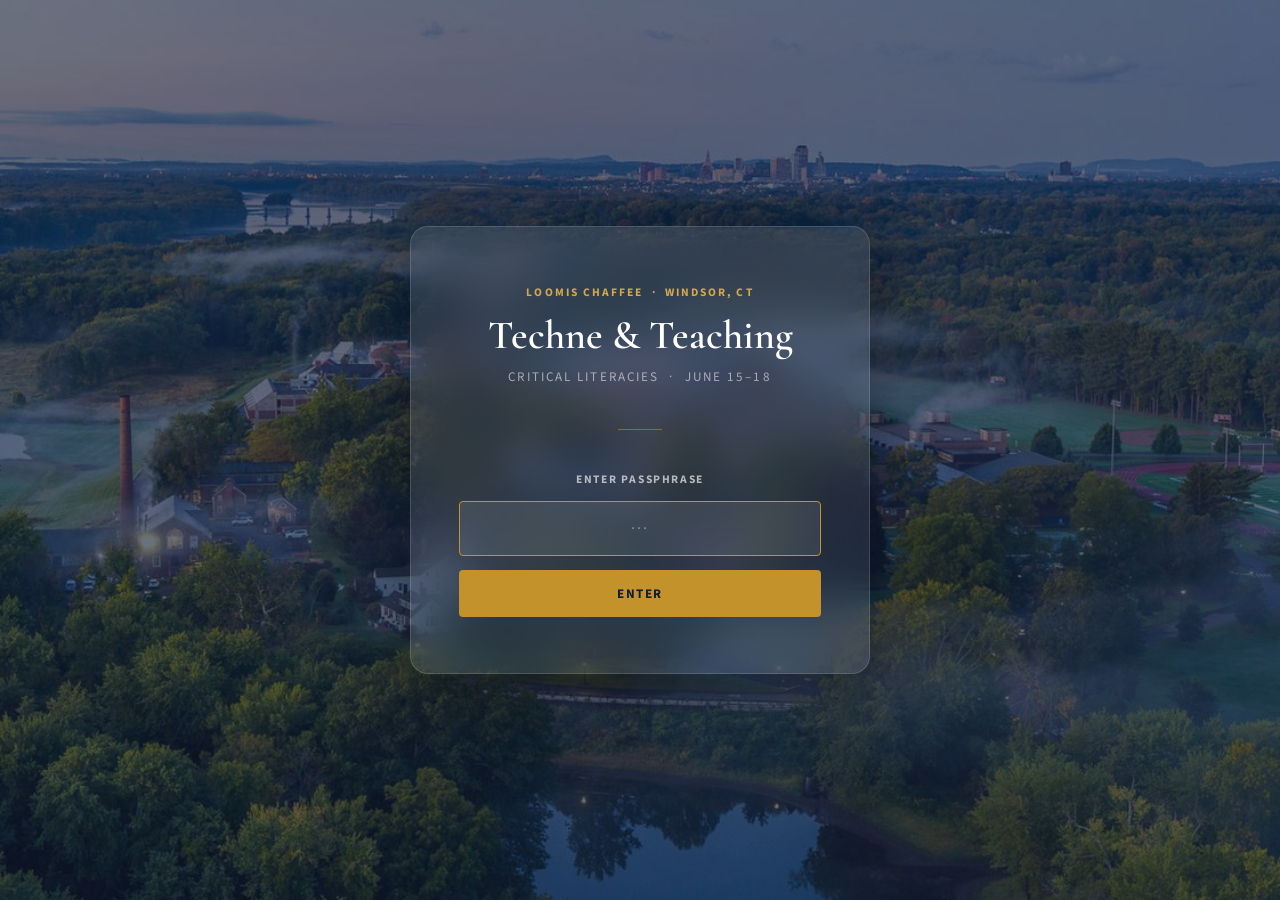
<file: schedule.html>
<!DOCTYPE html>
<html lang="en">
<head>
  <meta charset="UTF-8">
  <meta name="viewport" content="width=device-width, initial-scale=1.0">
  <title>Schedule | Techne &amp; Teaching: Critical Literacies</title>
  <link rel="preconnect" href="https://fonts.googleapis.com">
  <link rel="preconnect" href="https://fonts.gstatic.com" crossorigin>
  <link href="https://fonts.googleapis.com/css2?family=Cormorant+Garamond:ital,wght@0,400;0,500;0,600;0,700;1,400;1,600&family=Source+Sans+3:wght@300;400;600;700&display=swap" rel="stylesheet">
  <link rel="stylesheet" href="css/style.css">
</head>
<body>

  <!-- Navigation -->
  <nav class="site-nav">
    <a href="home.html" class="nav-brand">Techne <span>&amp;</span> Teaching</a>
    <button class="nav-toggle" aria-label="Toggle menu">
      <span></span><span></span><span></span>
    </button>
    <ul class="nav-links">
      <li><a href="home.html">Home</a></li>
      <li><a href="schedule.html" class="active">Schedule</a></li>
      <li><a href="resources.html">Resources</a></li>
      <li><a href="campus-map.html">Campus Map</a></li>
      <li><a href="while-youre-here.html">While You're Here</a></li>
    </ul>
  </nav>

  <!-- Page Header -->
  <div class="page-header">
    <img src="grubbs%20fal.jpg" alt="Loomis Chaffee main quad">
    <div class="page-header-overlay"></div>
    <div class="page-header-content">
      <span class="eyebrow">June 15 – 18, 2025</span>
      <h1>Schedule</h1>
    </div>
  </div>

  <!-- Schedule Content -->
  <section class="section section--cream">
    <div class="container">

      <!-- Legend -->
      <div class="schedule-legend">
        <div class="legend-item">
          <div class="legend-dot legend-dot--plenary"></div> Plenary
        </div>
        <div class="legend-item">
          <div class="legend-dot legend-dot--great-books"></div> Primary Texts
        </div>
        <div class="legend-item">
          <div class="legend-dot legend-dot--writing"></div> Writing-Based Teaching
        </div>
        <div class="legend-item">
          <div class="legend-dot legend-dot--creative-lab"></div> Creative Laboratory
        </div>
        <div class="legend-item">
          <div class="legend-dot legend-dot--community"></div> Community
        </div>
      </div>

      <!-- Tabs — rendered by JS -->
      <div id="schedule-tabs" class="schedule-tabs"></div>

      <!-- Panels — rendered by JS -->
      <div id="schedule-panels"></div>

    </div>
  </section>

  <!-- Footer -->
  <footer class="site-footer">
    <h4>Techne &amp; Teaching: Critical Literacies</h4>
    <p>June 15–18, 2025 &nbsp;·&nbsp; Loomis Chaffee, Windsor, Connecticut</p>
    <div class="footer-divider"></div>
    <p>For questions, please contact the organizing team.</p>
  </footer>

  <script src="js/auth.js"></script>
  <script src="js/nav.js"></script>
  <script src="js/schedule.js"></script>
</body>
</html>
</file>
<file: css/style.css>
/* === Loomis Chaffee Brand Palette === */
:root {
  --navy:        #1B2A4A;
  --navy-dark:   #111C33;
  --navy-light:  #2C3E6A;
  --burgundy:    #8B2E2E;
  --green:       #3D6B4F;
  --gold:        #C4922A;
  --gold-light:  #D4A84B;
  --cream:       #F7F4EF;
  --cream-dark:  #EDE8E0;
  --white:       #FFFFFF;
  --text:        #2C2C2C;
  --text-muted:  #6B6B6B;

  --font-serif: 'Cormorant Garamond', Georgia, serif;
  --font-sans:  'Source Sans 3', 'Helvetica Neue', Arial, sans-serif;

  --radius:    4px;
  --radius-lg: 14px;
  --shadow:    0 4px 24px rgba(0,0,0,0.10);
  --shadow-lg: 0 8px 48px rgba(0,0,0,0.18);
  --transition: all 0.28s ease;
}

/* === Reset === */
*, *::before, *::after { box-sizing: border-box; margin: 0; padding: 0; }
html { scroll-behavior: smooth; }
body {
  font-family: var(--font-sans);
  background: var(--cream);
  color: var(--text);
  line-height: 1.72;
  font-size: 16px;
}
img { max-width: 100%; height: auto; display: block; }
a { color: inherit; text-decoration: none; transition: color 0.2s; }

/* === Typography === */
h1, h2, h3, h4, h5 {
  font-family: var(--font-serif);
  line-height: 1.18;
  font-weight: 600;
}
h1 { font-size: clamp(2.4rem, 5.5vw, 4.5rem); }
h2 { font-size: clamp(1.8rem, 3.2vw, 3rem); }
h3 { font-size: clamp(1.25rem, 2vw, 1.85rem); }

.eyebrow {
  display: block;
  font-family: var(--font-sans);
  font-size: 0.72rem;
  font-weight: 700;
  letter-spacing: 0.18em;
  text-transform: uppercase;
  color: var(--gold);
}

.lead {
  font-size: 1.13rem;
  line-height: 1.82;
  color: var(--text-muted);
  max-width: 66ch;
}

/* === Navigation === */
.site-nav {
  position: fixed;
  top: 0; left: 0; right: 0;
  z-index: 200;
  height: 64px;
  background: rgba(17, 28, 51, 0.96);
  backdrop-filter: blur(12px);
  -webkit-backdrop-filter: blur(12px);
  border-bottom: 1px solid rgba(196, 146, 42, 0.22);
  display: flex;
  align-items: center;
  justify-content: space-between;
  padding: 0 2.5rem;
}
.nav-brand {
  font-family: var(--font-serif);
  font-size: 1.1rem;
  font-weight: 600;
  color: var(--white);
  letter-spacing: 0.02em;
  white-space: nowrap;
}
.nav-brand span { color: var(--gold); }

.nav-links {
  display: flex;
  gap: 2.25rem;
  list-style: none;
}
.nav-links a {
  font-size: 0.78rem;
  font-weight: 700;
  letter-spacing: 0.1em;
  text-transform: uppercase;
  color: rgba(255,255,255,0.75);
  padding-bottom: 2px;
  border-bottom: 2px solid transparent;
  transition: var(--transition);
}
.nav-links a:hover,
.nav-links a.active {
  color: var(--gold);
  border-bottom-color: var(--gold);
}

.nav-toggle {
  display: none;
  flex-direction: column;
  gap: 5px;
  cursor: pointer;
  padding: 6px 4px;
  background: none;
  border: none;
}
.nav-toggle span {
  display: block;
  width: 24px;
  height: 2px;
  background: var(--white);
  transition: var(--transition);
  border-radius: 2px;
}

/* === Hero === */
.hero {
  position: relative;
  height: 100vh;
  min-height: 620px;
  overflow: hidden;
  display: flex;
  align-items: center;
  justify-content: center;
}
.hero-img {
  position: absolute;
  inset: 0;
  width: 100%; height: 100%;
  object-fit: cover;
  object-position: center;
}
.hero-overlay {
  position: absolute;
  inset: 0;
  background: linear-gradient(
    170deg,
    rgba(17, 28, 51, 0.25) 0%,
    rgba(17, 28, 51, 0.55) 55%,
    rgba(17, 28, 51, 0.80) 100%
  );
}
.hero-content {
  position: relative;
  z-index: 2;
  text-align: center;
  color: var(--white);
  max-width: 900px;
  padding: 0 2rem;
}
.hero-content .eyebrow { color: var(--gold-light); margin-bottom: 0.75rem; }
.hero-content h1 {
  margin-bottom: 1rem;
  text-shadow: 0 3px 24px rgba(0,0,0,0.35);
}
.hero-content .dates {
  font-family: var(--font-sans);
  font-size: 0.92rem;
  letter-spacing: 0.2em;
  text-transform: uppercase;
  color: rgba(255,255,255,0.72);
}

/* === Page Header (inner pages) === */
.page-header {
  position: relative;
  height: 44vh;
  min-height: 300px;
  overflow: hidden;
  display: flex;
  align-items: flex-end;
  padding-top: 64px;
}
.page-header img {
  position: absolute;
  inset: 0;
  width: 100%; height: 100%;
  object-fit: cover;
  object-position: center 35%;
}
.page-header-overlay {
  position: absolute;
  inset: 0;
  background: linear-gradient(to top, rgba(17,28,51,0.88) 0%, rgba(17,28,51,0.18) 100%);
}
.page-header-content {
  position: relative;
  z-index: 2;
  color: var(--white);
  padding: 2.5rem 3.5rem;
  width: 100%;
}
.page-header-content .eyebrow { color: var(--gold-light); margin-bottom: 0.5rem; }
.page-header-content h1 { font-size: clamp(2rem, 4.5vw, 3.5rem); }

/* === Sections === */
.section { padding: 5.5rem 0; }
.section--cream  { background: var(--cream); }
.section--white  { background: var(--white); }
.section--navy   { background: var(--navy); color: var(--white); }
.section--dark   { background: var(--navy-dark); color: var(--white); }

.container {
  max-width: 1100px;
  margin: 0 auto;
  padding: 0 2.5rem;
}
.container--narrow {
  max-width: 760px;
  margin: 0 auto;
  padding: 0 2.5rem;
}

.section-header { margin-bottom: 3rem; }
.section-header h2 { margin-top: 0.5rem; color: var(--navy); }
.section--navy .section-header h2,
.section--dark .section-header h2 { color: var(--white); }

/* === Strand Cards === */
.strands-grid {
  display: grid;
  grid-template-columns: repeat(3, 1fr);
  gap: 2rem;
}
.strand-card {
  background: var(--white);
  border-radius: var(--radius-lg);
  overflow: hidden;
  box-shadow: var(--shadow);
  transition: transform 0.3s ease, box-shadow 0.3s ease;
}
.strand-card:hover {
  transform: translateY(-5px);
  box-shadow: var(--shadow-lg);
}
.strand-card-bar { height: 5px; }
.strand-card-bar--burgundy { background: var(--burgundy); }
.strand-card-bar--green    { background: var(--green); }
.strand-card-bar--gold     { background: var(--gold); }
.strand-card-body { padding: 2.25rem; }
.strand-number {
  font-family: var(--font-serif);
  font-size: 3.5rem;
  color: var(--cream-dark);
  line-height: 1;
  margin-bottom: 0.5rem;
  font-weight: 700;
}
.strand-card h3 { font-size: 1.35rem; margin-bottom: 1rem; color: var(--navy); }
.strand-card p  { color: var(--text-muted); font-size: 0.94rem; line-height: 1.74; }

/* === Quote Interlude === */
.photo-interlude {
  position: relative;
  height: 48vh;
  min-height: 280px;
  overflow: hidden;
  display: flex;
  align-items: center;
}
.photo-interlude img {
  position: absolute;
  inset: 0;
  width: 100%; height: 100%;
  object-fit: cover;
  object-position: center 40%;
}
.photo-interlude-overlay {
  position: absolute;
  inset: 0;
  background: linear-gradient(to right, rgba(17,28,51,0.72) 0%, rgba(17,28,51,0.2) 65%, transparent 100%);
}
.photo-interlude-content {
  position: relative;
  z-index: 2;
  padding: 0 4rem;
  max-width: 560px;
  color: var(--white);
}
.photo-interlude-content blockquote {
  font-family: var(--font-serif);
  font-size: clamp(1.35rem, 2.5vw, 1.9rem);
  font-style: italic;
  line-height: 1.45;
  text-shadow: 0 2px 12px rgba(0,0,0,0.35);
}

/* === Quick Links Grid === */
.quicklinks-grid {
  display: grid;
  grid-template-columns: repeat(3, 1fr);
  gap: 2.5rem;
  text-align: center;
}
.quicklinks-grid h3 { color: var(--gold); margin-bottom: 0.75rem; }
.quicklinks-grid p  { color: rgba(255,255,255,0.68); font-size: 0.9rem; margin-bottom: 1.5rem; }

/* === Buttons === */
.btn {
  display: inline-flex;
  align-items: center;
  gap: 0.5rem;
  padding: 0.8rem 1.6rem;
  border-radius: var(--radius);
  font-family: var(--font-sans);
  font-size: 0.8rem;
  font-weight: 700;
  letter-spacing: 0.08em;
  text-transform: uppercase;
  line-height: 1.2;
  transition: var(--transition);
  cursor: pointer;
  border: 2px solid transparent;
  overflow: visible;
}
.btn--primary {
  background: var(--navy);
  color: var(--white);
}
.btn--primary:hover { background: var(--navy-light); color: var(--white); }

.btn--outline {
  background: transparent;
  border-color: var(--navy);
  color: var(--navy);
}
.btn--outline:hover { background: var(--navy); color: var(--white); }

.btn--sm {
  font-size: 0.75rem;
  padding: 0.5rem 1rem;
}

.btn--outline-light {
  background: transparent;
  border-color: rgba(255,255,255,0.45);
  color: var(--white);
}
.btn--outline-light:hover { background: rgba(255,255,255,0.12); color: var(--white); }

/* === Schedule === */
.schedule-tabs {
  display: flex;
  border-bottom: 2px solid var(--cream-dark);
  margin-bottom: 2.5rem;
  overflow-x: auto;
  scrollbar-width: none;
}
.schedule-tabs::-webkit-scrollbar { display: none; }

.tab-btn {
  font-family: var(--font-sans);
  font-size: 0.76rem;
  font-weight: 700;
  letter-spacing: 0.1em;
  text-transform: uppercase;
  padding: 1rem 1.6rem;
  border: none;
  background: none;
  cursor: pointer;
  color: var(--text-muted);
  border-bottom: 3px solid transparent;
  margin-bottom: -2px;
  transition: var(--transition);
  white-space: nowrap;
}
.tab-btn:hover { color: var(--navy); }
.tab-btn.active { color: var(--navy); border-bottom-color: var(--gold); }

.tab-panel { display: none; }
.tab-panel.active { display: block; }

.day-label {
  font-family: var(--font-serif);
  font-size: 2rem;
  color: var(--navy);
  margin-bottom: 2rem;
  display: flex;
  align-items: baseline;
  gap: 1rem;
  flex-wrap: wrap;
}
.day-date {
  font-size: 0.85rem;
  color: var(--text-muted);
  font-family: var(--font-sans);
  font-weight: 400;
}

.schedule-legend {
  display: flex;
  flex-wrap: wrap;
  gap: 0.75rem 2rem;
  margin-bottom: 2.5rem;
  padding: 1.25rem 1.5rem;
  background: var(--white);
  border-radius: var(--radius);
  border: 1px solid var(--cream-dark);
}
.legend-item {
  display: flex;
  align-items: center;
  gap: 0.5rem;
  font-size: 0.78rem;
  color: var(--text-muted);
  font-weight: 600;
  letter-spacing: 0.04em;
}
.legend-dot {
  width: 9px; height: 9px;
  border-radius: 50%;
  flex-shrink: 0;
}
.legend-dot--plenary      { background: var(--navy); }
.legend-dot--great-books  { background: var(--burgundy); }
.legend-dot--writing      { background: var(--green); }
.legend-dot--creative-lab { background: var(--gold); }
.legend-dot--community    { background: #9B8EA8; }

/* Timeline */
.timeline { display: flex; flex-direction: column; gap: 0.875rem; }

.timeline-item {
  display: grid;
  grid-template-columns: 120px 1fr;
  gap: 1.25rem;
  align-items: start;
}
.timeline-time {
  font-family: var(--font-sans);
  font-size: 0.76rem;
  font-weight: 700;
  color: var(--text-muted);
  letter-spacing: 0.04em;
  padding-top: 0.9rem;
  text-align: right;
}
.timeline-event {
  padding: 0.875rem 1.25rem;
  border-radius: var(--radius);
  border-left: 4px solid;
}
.timeline-event h4 { font-size: 0.97rem; margin-bottom: 0.2rem; }
.timeline-event p  { font-size: 0.86rem; color: var(--text-muted); line-height: 1.6; }
.timeline-location { font-size: 0.82rem; color: var(--text-muted); font-style: italic; margin-bottom: 0.3rem; }
.timeline-downloads { display: flex; flex-wrap: wrap; gap: 0.4rem; margin-top: 0.5rem; }
.timeline-download-link { font-size: 0.78rem; color: var(--navy); text-decoration: none; border: 1px solid var(--navy); border-radius: 3px; padding: 0.15rem 0.5rem; white-space: nowrap; }
.timeline-download-link:hover { background: var(--navy); color: #fff; }

.event--plenary      { border-color: var(--navy);     background: rgba(27,42,74,0.05); }
.event--plenary h4   { color: var(--navy); }
.event--great-books  { border-color: var(--burgundy); background: rgba(139,46,46,0.06); }
.event--great-books h4 { color: var(--burgundy); }
.event--writing      { border-color: var(--green);    background: rgba(61,107,79,0.06); }
.event--writing h4   { color: var(--green); }
.event--creative-lab { border-color: var(--gold);     background: rgba(196,146,42,0.08); }
.event--creative-lab h4 { color: #8a6415; }
.event--community    { border-color: #9B8EA8;         background: rgba(155,142,168,0.07); }
.event--community h4 { color: #6B5A7A; }
.event--break        { border-color: var(--cream-dark); background: rgba(0,0,0,0.025); }
.event--break h4     { color: var(--text-muted); }
.event--logistics    { border-color: #7BAFD4;         background: rgba(123,175,212,0.07); }
.event--logistics h4 { color: #3A7DAE; }

/* === Resources === */
.resources-grid {
  display: grid;
  grid-template-columns: repeat(2, 1fr);
  gap: 2rem;
}
.resource-card {
  background: var(--white);
  border-radius: var(--radius-lg);
  padding: 2.5rem;
  box-shadow: var(--shadow);
  display: flex;
  flex-direction: column;
  gap: 1rem;
  border: 2px solid transparent;
  transition: var(--transition);
}
.resource-card:hover {
  border-color: var(--gold);
  transform: translateY(-3px);
  box-shadow: var(--shadow-lg);
}
.resource-icon {
  font-size: 1.6rem;
  width: 3.5rem; height: 3.5rem;
  background: var(--cream);
  border-radius: 50%;
  display: flex;
  align-items: center;
  justify-content: center;
}
.resource-card h3 { font-size: 1.4rem; color: var(--navy); }
.resource-card p  { color: var(--text-muted); flex: 1; line-height: 1.72; }
.resource-card--wide { grid-column: 1 / -1; }

.prereading-grid {
  display: grid;
  grid-template-columns: repeat(3, 1fr);
  gap: 2rem;
}
.prereading-text { display: flex; flex-direction: column; gap: 0.75rem; }
.prereading-author { font-weight: 600; color: var(--text); font-size: 0.95rem; margin: 0; }
.prereading-downloads { display: flex; flex-direction: column; gap: 0.5rem; }
.prereading-note { font-size: 0.8rem; color: var(--text-muted); line-height: 1.55; margin: 0; }

@media (max-width: 720px) {
  .prereading-grid { grid-template-columns: 1fr; }
}

/* === Map Legend === */
.map-legend { display: flex; flex-direction: column; gap: 1.25rem; margin: 1.5rem 0 2rem; }
.map-legend-item { display: flex; align-items: flex-start; gap: 1rem; }
.map-swatch { width: 1rem; height: 1rem; border-radius: 3px; flex-shrink: 0; margin-top: 0.25rem; }
.map-swatch--purple { background: #7B4FAB; }
.map-swatch--yellow { background: #D4A51A; border: 1px solid rgba(0,0,0,0.12); }
.map-swatch--blue   { background: #3A7DAE; }
.map-legend-item strong { display: block; color: var(--text); font-size: 0.9rem; font-weight: 700; margin-bottom: 0.15rem; }
.map-legend-item p { font-size: 0.84rem; color: var(--text-muted); margin: 0 !important; line-height: 1.55; }

/* === Institution & Resource Links === */
.institution-list,
.resource-links-list {
  list-style: none;
  padding: 0;
  margin: 0;
  display: flex;
  flex-direction: column;
  gap: 0;
}
.institution-list li,
.resource-links-list li {
  border-bottom: 1px solid var(--cream-dark);
  padding: 0.55rem 0;
}
.institution-list li:last-child,
.resource-links-list li:last-child { border-bottom: none; }
.institution-list a,
.resource-links-list a {
  color: var(--navy);
  text-decoration: none;
  font-size: 0.88rem;
  font-weight: 600;
  transition: var(--transition);
  line-height: 1.45;
}
.institution-list a:hover,
.resource-links-list a:hover { color: var(--burgundy); }

/* === While You're Here === */
.logistics-grid { display: flex; flex-direction: column; gap: 0; }

.logistics-section {
  display: grid;
  grid-template-columns: 220px 1fr;
  gap: 4rem;
  align-items: start;
  padding: 3.5rem 0;
  border-bottom: 1px solid var(--cream-dark);
}
.logistics-section:last-child { border-bottom: none; }

.logistics-label {
  font-family: var(--font-serif);
  font-size: 2rem;
  color: var(--navy);
  position: sticky;
  top: 80px;
  line-height: 1.2;
}

.logistics-content p {
  color: var(--text-muted);
  margin-bottom: 1rem;
  line-height: 1.8;
}
.logistics-content strong { color: var(--text); }
.logistics-content a { color: var(--burgundy); border-bottom: 1px solid transparent; }
.logistics-content a:hover { border-bottom-color: var(--burgundy); }

.info-box {
  background: var(--cream);
  border-left: 4px solid var(--gold);
  padding: 1.1rem 1.4rem;
  border-radius: 0 var(--radius) var(--radius) 0;
  margin: 1rem 0 1.5rem;
}
.info-box p { margin: 0 !important; color: var(--text) !important; font-size: 0.93rem; }

.field-trip-card {
  background: var(--white);
  border-radius: var(--radius-lg);
  padding: 1.6rem;
  box-shadow: var(--shadow);
  margin-bottom: 1.25rem;
  border-left: 4px solid var(--green);
}
.field-trip-card:last-child { margin-bottom: 0; }
.field-trip-card h4 { color: var(--navy); margin-bottom: 0.5rem; font-size: 1.1rem; }
.field-trip-card p  { font-size: 0.9rem; margin-bottom: 0.85rem !important; }

/* === Entry / Passphrase === */
.entry-page {
  height: 100vh;
  display: flex;
  align-items: center;
  justify-content: center;
  position: relative;
  overflow: hidden;
}
.entry-bg {
  position: absolute;
  inset: 0;
  width: 100%; height: 100%;
  object-fit: cover;
  object-position: center 30%;
}
.entry-overlay {
  position: absolute;
  inset: 0;
  background: rgba(17, 28, 51, 0.62);
}
.entry-card {
  position: relative;
  z-index: 2;
  background: rgba(255, 255, 255, 0.07);
  backdrop-filter: blur(22px);
  -webkit-backdrop-filter: blur(22px);
  border: 1px solid rgba(255,255,255,0.14);
  border-radius: 18px;
  padding: 3.5rem 3rem;
  max-width: 460px;
  width: 92%;
  text-align: center;
  color: var(--white);
  box-shadow: 0 12px 60px rgba(0,0,0,0.45);
}
.entry-card .eyebrow { color: var(--gold-light); margin-bottom: 0.6rem; }
.entry-card h1 { font-size: clamp(1.8rem, 4vw, 2.5rem); margin-bottom: 0.4rem; }
.entry-subtitle {
  font-size: 0.82rem;
  letter-spacing: 0.16em;
  text-transform: uppercase;
  color: rgba(255,255,255,0.55);
  margin-bottom: 2.5rem;
}
.entry-divider {
  width: 44px; height: 1px;
  background: rgba(196,146,42,0.55);
  margin: 0 auto 2.5rem;
}
.passphrase-label {
  display: block;
  font-size: 0.72rem;
  font-weight: 700;
  letter-spacing: 0.14em;
  text-transform: uppercase;
  color: rgba(255,255,255,0.65);
  margin-bottom: 0.75rem;
}
.passphrase-input {
  width: 100%;
  padding: 0.9rem 1.25rem;
  background: rgba(255,255,255,0.09);
  border: 1px solid rgba(255,255,255,0.22);
  border-radius: var(--radius);
  color: var(--white);
  font-family: var(--font-sans);
  font-size: 1.05rem;
  letter-spacing: 0.12em;
  text-align: center;
  outline: none;
  transition: border-color 0.25s;
  margin-bottom: 0.875rem;
}
.passphrase-input::placeholder { color: rgba(255,255,255,0.35); }
.passphrase-input:focus { border-color: var(--gold); }
.passphrase-error {
  font-size: 0.84rem;
  color: #ff9a9a;
  margin-bottom: 0.75rem;
  min-height: 1.25rem;
  display: none;
}
.passphrase-error.visible { display: block; }
.entry-btn {
  width: 100%;
  padding: 0.9rem;
  background: var(--gold);
  color: var(--navy-dark);
  font-family: var(--font-sans);
  font-size: 0.82rem;
  font-weight: 700;
  letter-spacing: 0.12em;
  text-transform: uppercase;
  border: none;
  border-radius: var(--radius);
  cursor: pointer;
  transition: var(--transition);
}
.entry-btn:hover { background: var(--gold-light); }

/* === Footer === */
.site-footer {
  background: var(--navy-dark);
  color: rgba(255,255,255,0.55);
  padding: 3rem 2.5rem;
  text-align: center;
}
.site-footer h4 {
  font-family: var(--font-serif);
  font-size: 1.4rem;
  color: var(--white);
  margin-bottom: 0.4rem;
}
.site-footer p { font-size: 0.84rem; }
.footer-divider {
  width: 52px; height: 1px;
  background: var(--gold);
  opacity: 0.4;
  margin: 1.5rem auto;
}

/* === Responsive === */
@media (max-width: 960px) {
  .strands-grid      { grid-template-columns: 1fr; }
  .quicklinks-grid   { grid-template-columns: 1fr; gap: 2rem; }
  .resources-grid    { grid-template-columns: 1fr; }
  .logistics-section { grid-template-columns: 1fr; gap: 1.5rem; }
  .logistics-label   { position: static; }
  .photo-interlude-content { padding: 0 2rem; }
}

@media (max-width: 768px) {
  .nav-links {
    display: none;
    position: absolute;
    top: 64px; left: 0; right: 0;
    background: var(--navy-dark);
    flex-direction: column;
    padding: 0.75rem 2rem 1.5rem;
    gap: 0;
    border-top: 1px solid rgba(255,255,255,0.08);
  }
  .nav-links.open { display: flex; }
  .nav-links li { border-bottom: 1px solid rgba(255,255,255,0.06); }
  .nav-links a { display: block; padding: 0.85rem 0; border-bottom: none; }
  .nav-toggle { display: flex; }

  .timeline-item { grid-template-columns: 1fr; gap: 0.2rem; }
  .timeline-time  { text-align: left; padding-top: 0; }
  .page-header-content { padding: 2rem; }
  .section { padding: 3.5rem 0; }
}
</file>
